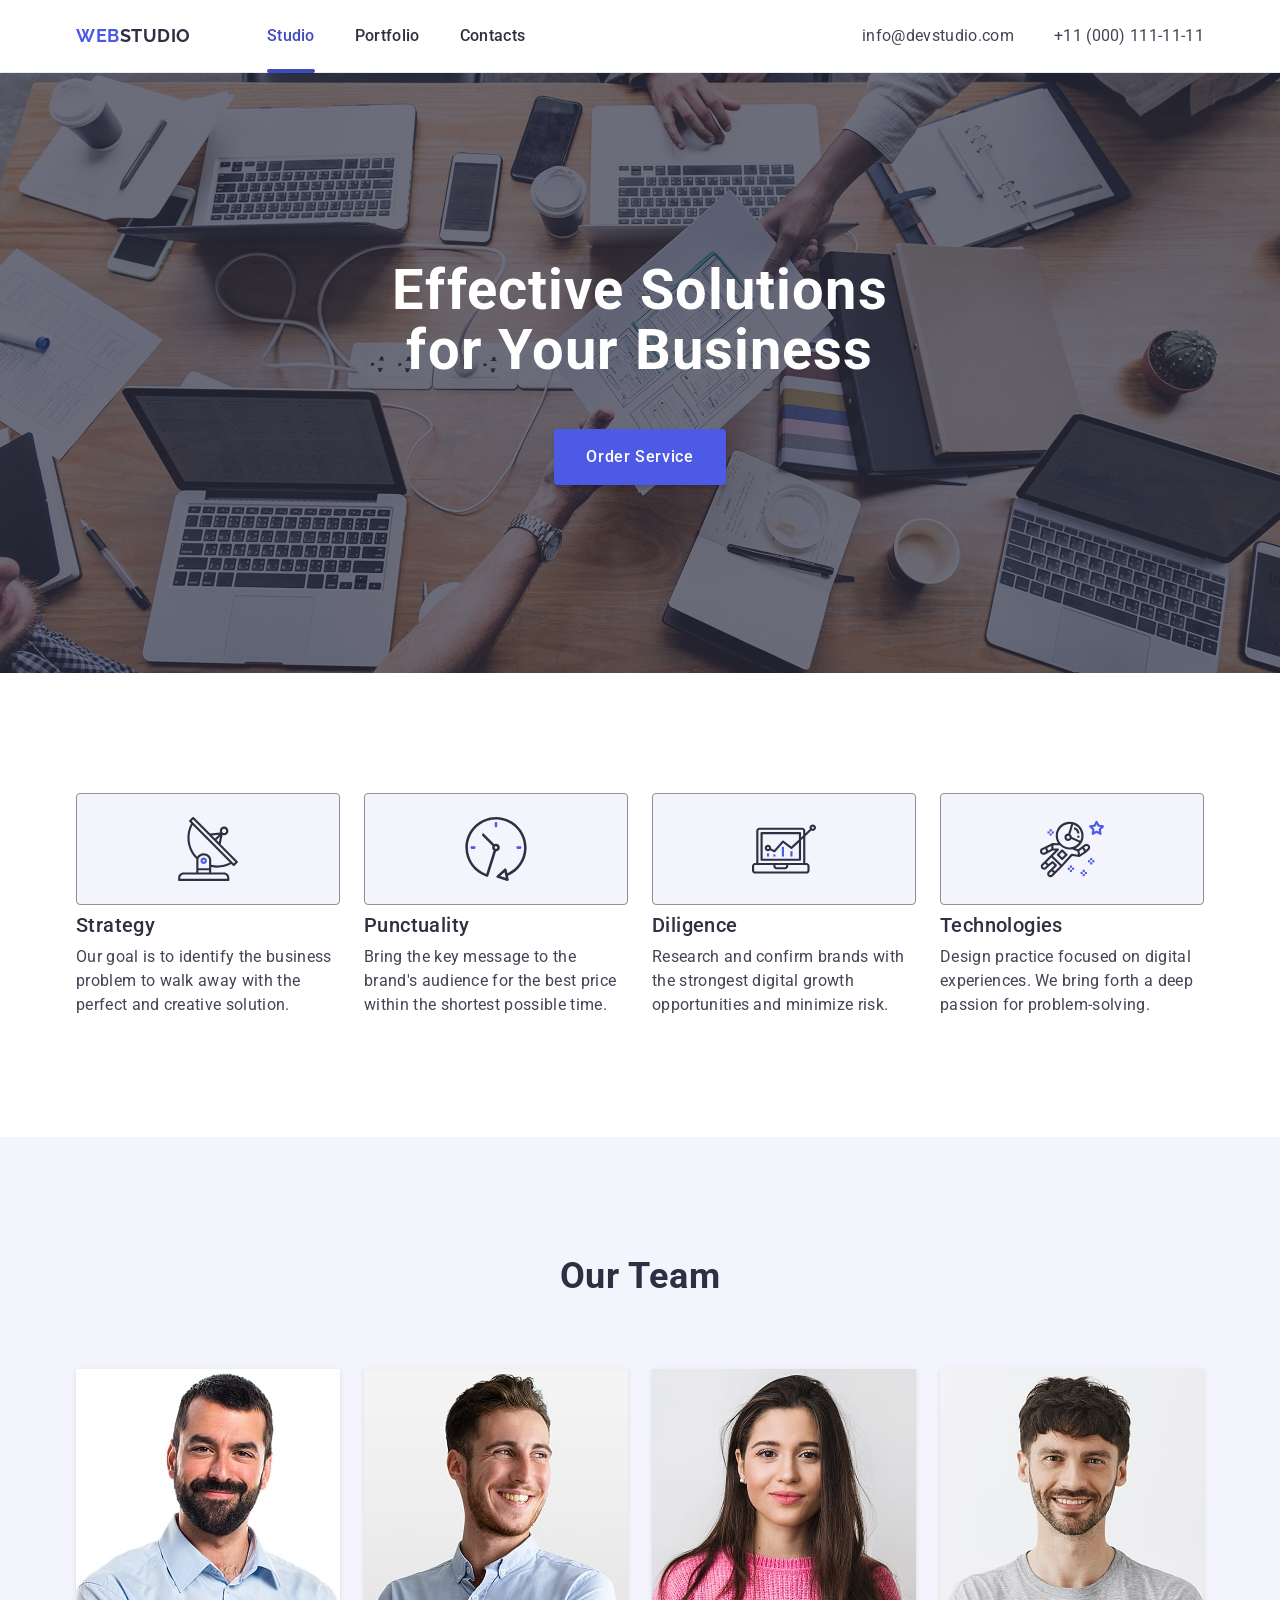
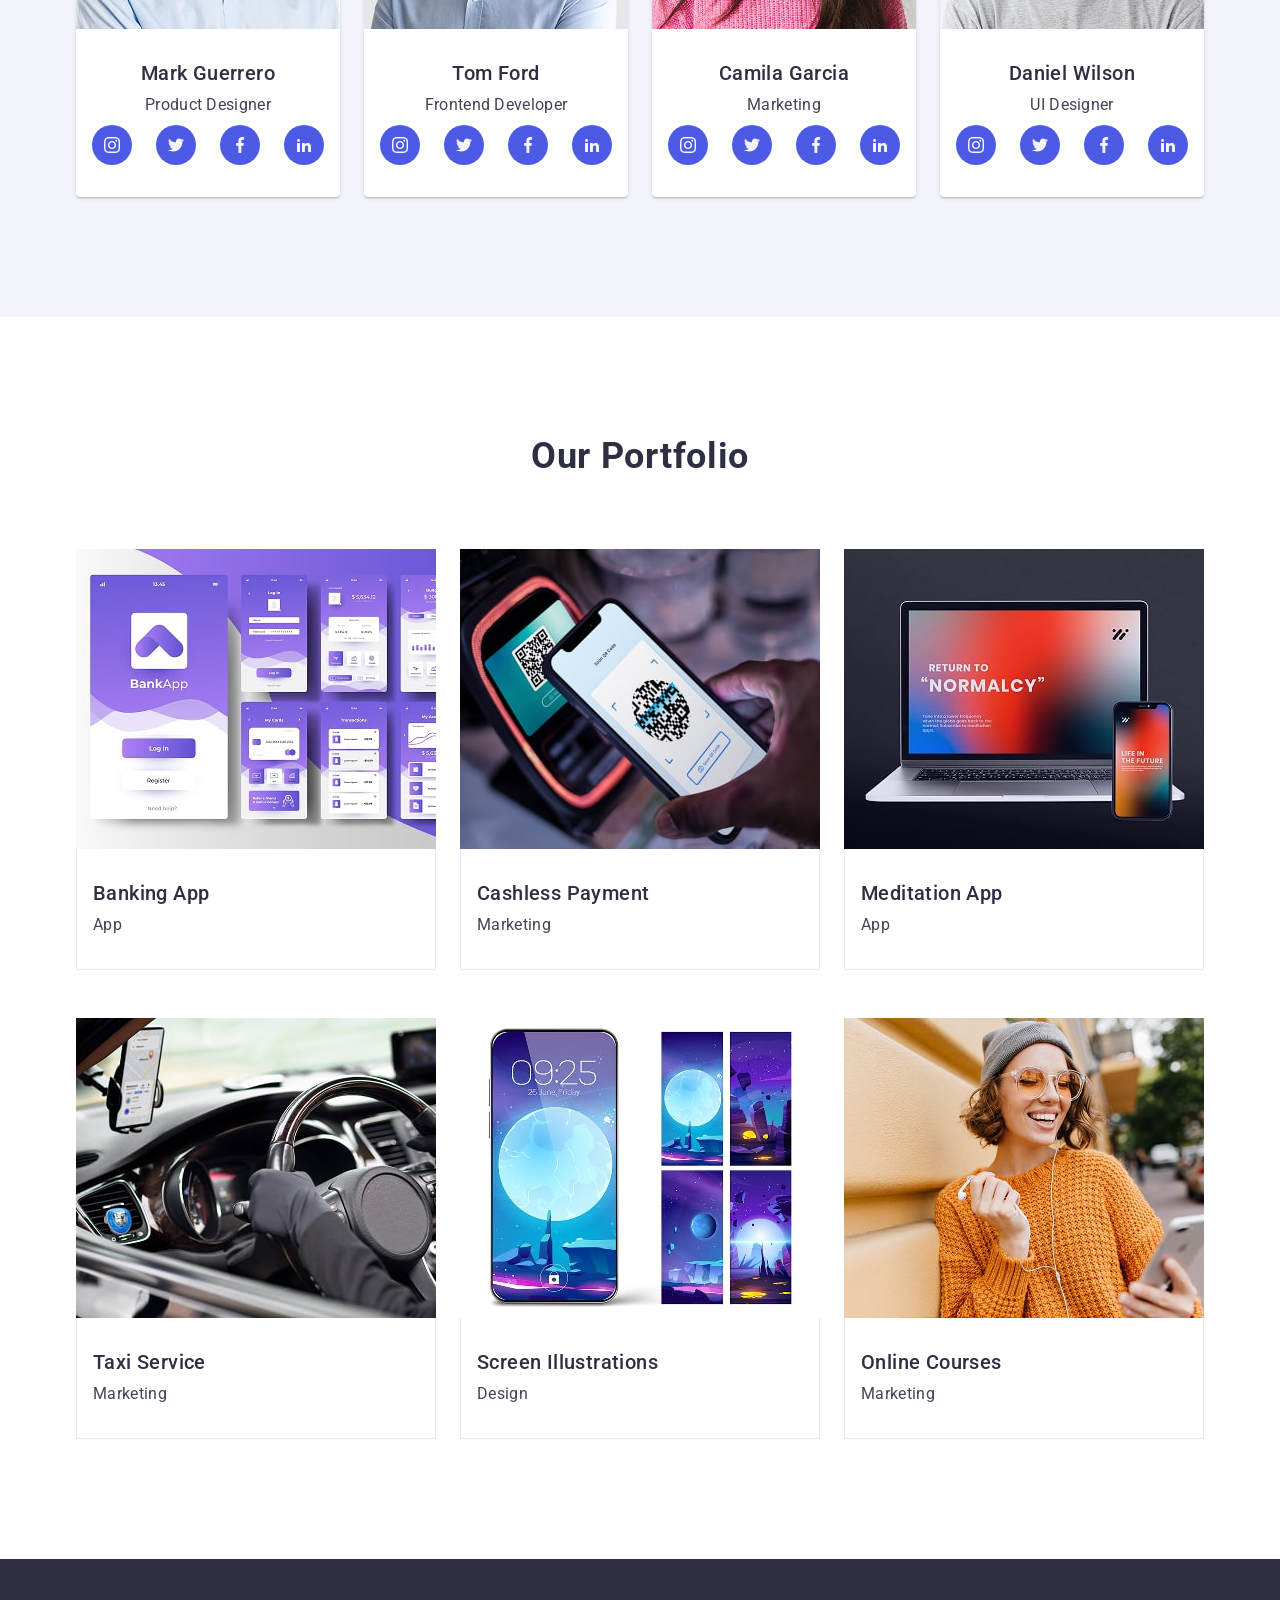
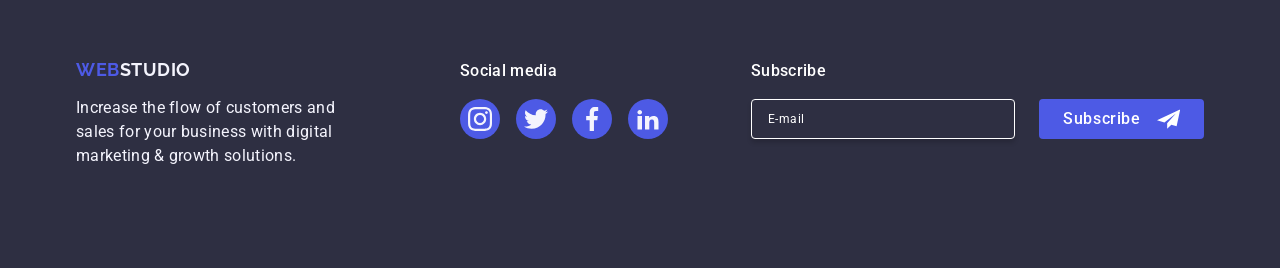
<file: index.html>
<!DOCTYPE html>
<html lang="en">
  <head>
    <meta charset="UTF-8" />
    <meta name="viewport" content="width=device-width, initial-scale=1.0" />
    <title>WebStudio</title>

    <link
      rel="stylesheet"
      href="https://cdnjs.cloudflare.com/ajax/libs/modern-normalize/3.0.1/modern-normalize.min.css"
      integrity="sha512-q6WgHqiHlKyOqslT/lgBgodhd03Wp4BEqKeW6nNtlOY4quzyG3VoQKFrieaCeSnuVseNKRGpGeDU3qPmabCANg=="
      crossorigin="anonymous"
      referrerpolicy="no-referrer"
    />
    <link rel="preconnect" href="https://fonts.googleapis.com" />
    <link rel="preconnect" href="https://fonts.gstatic.com" crossorigin />
    <link
      href="https://fonts.googleapis.com/css2?family=Raleway:wght@700&family=Roboto:wght@400;500;700&display=swap"
      rel="stylesheet"
    />
    <link rel="stylesheet" href="./css/styles.css" />
  </head>
  <body>
    <header class="page-header">
      <div class="container header-container">
        <nav class="header-nav">
          <a class="logo header-logo" href="./index.html"
            >Web<span class="logo-part">Studio</span></a
          >
          <ul class="nav-list">
            <li class="nav-item">
              <a class="nav-link current" href="./index.html">Studio</a>
            </li>
            <li class="nav-item"><a class="nav-link" href="">Portfolio</a></li>
            <li class="nav-item"><a class="nav-link" href="">Contacts</a></li>
          </ul>
        </nav>

        <address class="address">
          <ul class="address-list">
            <li class="address-item">
              <a class="address-link" href="mailto:info@devstudio.com"
                >info@devstudio.com</a
              >
            </li>
            <li class="address-item">
              <a class="address-link" href="tel:+110001111111"
                >+11 (000) 111-11-11</a
              >
            </li>
          </ul>
        </address>

        <button class="burger-btn" type="button" data-menu-open>
          <svg class="burger-icon" width="24" height="24">
            <use href="./images/icons.svg#icon-burger-btn"></use>
          </svg>
        </button>
      </div>

      <div class="mobile-menu" data-menu>
        <div class="container mobile-menu-container">
          <button class="modal-close-btn" data-menu-close>
            <svg class="modal-close-icon" width="8" height="8">
              <use href="./images/icons.svg#icon-close"></use>
            </svg>
          </button>
          <nav class="mob-menu-nav">
            <ul class="mob-menu-nav-list">
              <li class="mob-menu-nav-item">
                <a class="mob-menu-nav-link current" href="./index.html"
                  >Studio</a
                >
              </li>
              <li class="mob-menu-nav-item">
                <a class="mob-menu-nav-link" href="">Portfolio</a>
              </li>
              <li class="mob-menu-nav-item">
                <a class="mob-menu-nav-link" href="">Contacts</a>
              </li>
            </ul>
          </nav>

          <address class="mob-menu-address">
            <ul class="mob-menu-address-list">
              <li class="mob-menu-address-item">
                <a
                  class="mob-menu-address-link"
                  href="mailto:info@devstudio.com"
                  >info@devstudio.com</a
                >
              </li>
              <li class="mob-menu-address-item">
                <a class="mob-menu-address-link" href="tel:+110001111111"
                  >+11 (000) 111-11-11</a
                >
              </li>
            </ul>
          </address>

          <ul class="team-icon-list mobile">
            <li class="team-icon-item">
              <a
                class="team-icon-link"
                href="../images/icons.svg"
                target="_blank"
              >
                <svg class="team-icon" width="16" height="16">
                  <use href="./images/icons.svg#icon-instagram"></use>
                </svg>
              </a>
            </li>
            <li class="team-icon-item">
              <a
                class="team-icon-link"
                href="../images/icons.svg"
                target="_blank"
              >
                <svg class="team-icon" width="16" height="16">
                  <use href="./images/icons.svg#icon-twitter"></use>
                </svg>
              </a>
            </li>
            <li class="team-icon-item">
              <a
                class="team-icon-link"
                href="../images/icons.svg"
                target="_blank"
              >
                <svg class="team-icon" width="16" height="16">
                  <use href="./images/icons.svg#icon-facebook"></use>
                </svg>
              </a>
            </li>
            <li class="team-icon-item">
              <a
                class="team-icon-link"
                href="../images/icons.svg"
                target="_blank"
              >
                <svg class="team-icon" width="16" height="16">
                  <use href="./images/icons.svg#icon-linkedin2"></use>
                </svg>
              </a>
            </li>
          </ul>
        </div>
      </div>
    </header>

    <main>
      <section class="hero">
        <div class="container">
          <h1 class="hero-title">Effective Solutions for Your Business</h1>
          <button data-modal-open class="hero-button" type="button">
            Order Service
          </button>
        </div>
      </section>

      <section class="section advantages">
        <div class="container">
          <h2 class="visually-hidden">Our advantages</h2>
          <ul class="advantages-list">
            <li class="advantages-item">
              <div class="advantages-icon">
                <svg class="advantages-svg" width="64" height="64">
                  <use href="./images/icons.svg#icon-antenna"></use>
                </svg>
              </div>
              <h3 class="subtitle">Strategy</h3>
              <p class="section-text">
                Our goal is to identify the business problem to walk away with
                the perfect and creative solution.
              </p>
            </li>
            <li class="advantages-item">
              <div class="advantages-icon">
                <svg class="advantages-svg" width="64" height="64">
                  <use href="./images/icons.svg#icon-clock"></use>
                </svg>
              </div>
              <h3 class="subtitle">Punctuality</h3>
              <p class="section-text">
                Bring the key message to the brand's audience for the best price
                within the shortest possible time.
              </p>
            </li>
            <li class="advantages-item">
              <div class="advantages-icon">
                <svg class="advantages-svg" width="64" height="64">
                  <use href="./images/icons.svg#icon-diagram"></use>
                </svg>
              </div>
              <h3 class="subtitle">Diligence</h3>
              <p class="section-text">
                Research and confirm brands with the strongest digital growth
                opportunities and minimize risk.
              </p>
            </li>
            <li class="advantages-item">
              <div class="advantages-icon">
                <svg class="advantages-svg" width="64" height="64">
                  <use href="./images/icons.svg#icon-astronaut"></use>
                </svg>
              </div>
              <h3 class="subtitle">Technologies</h3>
              <p class="section-text">
                Design practice focused on digital experiences. We bring forth a
                deep passion for problem-solving.
              </p>
            </li>
          </ul>
        </div>
      </section>

      <section class="section team">
        <div class="container">
          <h2 class="section-title">Our Team</h2>
          <ul class="team-list">
            <li class="team-item">
              <img
                srcset="
                  ./images/team/team-1-min.jpg    1x,
                  ./images/team/team-1@2x-min.jpg 2x
                "
                src="./images/team/img-3.jpg"
                alt="photo Mark"
                width="264"
                height="260"
              />
              <div class="section-content">
                <h3 class="subtitle">Mark Guerrero</h3>
                <p class="section-text team-p">Product Designer</p>
                <ul class="team-icon-list">
                  <li class="team-icon-item">
                    <a
                      class="team-icon-link"
                      href="../images/icons.svg"
                      target="_blank"
                    >
                      <svg class="team-icon" width="16" height="16">
                        <use href="./images/icons.svg#icon-instagram"></use>
                      </svg>
                    </a>
                  </li>
                  <li class="team-icon-item">
                    <a
                      class="team-icon-link"
                      href="../images/icons.svg"
                      target="_blank"
                    >
                      <svg class="team-icon" width="16" height="16">
                        <use href="./images/icons.svg#icon-twitter"></use>
                      </svg>
                    </a>
                  </li>
                  <li class="team-icon-item">
                    <a
                      class="team-icon-link"
                      href="../images/icons.svg"
                      target="_blank"
                    >
                      <svg class="team-icon" width="16" height="16">
                        <use href="./images/icons.svg#icon-facebook"></use>
                      </svg>
                    </a>
                  </li>
                  <li class="team-icon-item">
                    <a
                      class="team-icon-link"
                      href="../images/icons.svg"
                      target="_blank"
                    >
                      <svg class="team-icon" width="16" height="16">
                        <use href="./images/icons.svg#icon-linkedin2"></use>
                      </svg>
                    </a>
                  </li>
                </ul>
              </div>
            </li>
            <li class="team-item">
              <img
                srcset="
                  ./images/team/team-2-min.jpg    1x,
                  ./images/team/team-2@2x-min.jpg 2x
                "
                src="./images/team/img-2.jpg"
                alt="photo Tom"
                width="264"
                height="260"
              />
              <div class="section-content">
                <h3 class="subtitle">Tom Ford</h3>
                <p class="section-text team-p">Frontend Developer</p>
                <ul class="team-icon-list">
                  <li class="team-icon-item">
                    <a
                      class="team-icon-link"
                      href="../images/icons.svg"
                      target="_blank"
                    >
                      <svg class="team-icon" width="16" height="16">
                        <use href="./images/icons.svg#icon-instagram"></use>
                      </svg>
                    </a>
                  </li>
                  <li class="team-icon-item">
                    <a
                      class="team-icon-link"
                      href="../images/icons.svg"
                      target="_blank"
                    >
                      <svg class="team-icon" width="16" height="16">
                        <use href="./images/icons.svg#icon-twitter"></use>
                      </svg>
                    </a>
                  </li>
                  <li class="team-icon-item">
                    <a
                      class="team-icon-link"
                      href="../images/icons.svg"
                      target="_blank"
                    >
                      <svg class="team-icon" width="16" height="16">
                        <use href="./images/icons.svg#icon-facebook"></use>
                      </svg>
                    </a>
                  </li>
                  <li class="team-icon-item">
                    <a
                      class="team-icon-link"
                      href="../images/icons.svg"
                      target="_blank"
                    >
                      <svg class="team-icon" width="16" height="16">
                        <use href="./images/icons.svg#icon-linkedin2"></use>
                      </svg>
                    </a>
                  </li>
                </ul>
              </div>
            </li>
            <li class="team-item">
              <img
                srcset="
                  ./images/team/team-3-min.jpg    1x,
                  ./images/team/team-3@2x-min.jpg 2x
                "
                src="./images/team/img-1.jpg"
                alt="photo Camila"
                width="264"
                height="260"
              />
              <div class="section-content">
                <h3 class="subtitle">Camila Garcia</h3>
                <p class="section-text team-p">Marketing</p>
                <ul class="team-icon-list">
                  <li class="team-icon-item">
                    <a
                      class="team-icon-link"
                      href="../images/icons.svg"
                      target="_blank"
                    >
                      <svg class="team-icon" width="16" height="16">
                        <use href="./images/icons.svg#icon-instagram"></use>
                      </svg>
                    </a>
                  </li>
                  <li class="team-icon-item">
                    <a
                      class="team-icon-link"
                      href="../images/icons.svg"
                      target="_blank"
                    >
                      <svg class="team-icon" width="16" height="16">
                        <use href="./images/icons.svg#icon-twitter"></use>
                      </svg>
                    </a>
                  </li>
                  <li class="team-icon-item">
                    <a
                      class="team-icon-link"
                      href="../images/icons.svg"
                      target="_blank"
                    >
                      <svg class="team-icon" width="16" height="16">
                        <use href="./images/icons.svg#icon-facebook"></use>
                      </svg>
                    </a>
                  </li>
                  <li class="team-icon-item">
                    <a
                      class="team-icon-link"
                      href="../images/icons.svg"
                      target="_blank"
                    >
                      <svg class="team-icon" width="16" height="16">
                        <use href="./images/icons.svg#icon-linkedin2"></use>
                      </svg>
                    </a>
                  </li>
                </ul>
              </div>
            </li>
            <li class="team-item">
              <img
                srcset="
                  ./images/team/team-4-min.jpg    1x,
                  ./images/team/team-4@2x-min.jpg 2x
                "
                src="./images/team/img.jpg"
                alt="photo Daniel"
                width="264"
                height="260"
              />
              <div class="section-content">
                <h3 class="subtitle">Daniel Wilson</h3>
                <p class="section-text team-p">UI Designer</p>
                <ul class="team-icon-list">
                  <li class="team-icon-item">
                    <a
                      class="team-icon-link"
                      href="../images/icons.svg"
                      target="_blank"
                    >
                      <svg class="team-icon" width="16" height="16">
                        <use href="./images/icons.svg#icon-instagram"></use>
                      </svg>
                    </a>
                  </li>
                  <li class="team-icon-item">
                    <a
                      class="team-icon-link"
                      href="../images/icons.svg"
                      target="_blank"
                    >
                      <svg class="team-icon" width="16" height="16">
                        <use href="./images/icons.svg#icon-twitter"></use>
                      </svg>
                    </a>
                  </li>
                  <li class="team-icon-item">
                    <a
                      class="team-icon-link"
                      href="../images/icons.svg"
                      target="_blank"
                    >
                      <svg class="team-icon" width="16" height="16">
                        <use href="./images/icons.svg#icon-facebook"></use>
                      </svg>
                    </a>
                  </li>
                  <li class="team-icon-item">
                    <a
                      class="team-icon-link"
                      href="../images/icons.svg"
                      target="_blank"
                    >
                      <svg class="team-icon" width="16" height="16">
                        <use href="./images/icons.svg#icon-linkedin2"></use>
                      </svg>
                    </a>
                  </li>
                </ul>
              </div>
            </li>
          </ul>
        </div>
      </section>

      <section class="section portfolio">
        <div class="container">
          <h2 class="section-title">Our Portfolio</h2>
          <ul class="portfolio-list">
            <li class="portfolio-item">
              <div class="thumb">
                <picture>
                  <source
                    media="(min-width: 1158px)"
                    srcset="
                      ./images/portfolio/portfol-desk-1-min.jpg    1x,
                      ./images/portfolio/portfol-desk-1@2x-min.jpg 2x
                    "
                  />
                  <source
                    media="(min-width: 768px)"
                    srcset="
                      ./images/portfolio/portfol-tab-1-min.jpg    1x,
                      ./images/portfolio/portfol-tab-1@2x-min.jpg 2x
                    "
                  />
                  <source
                    media="(max-width: 768px)"
                    srcset="
                      ./images/portfolio/portfol-mob-1-min.jpg    1x,
                      ./images/portfolio/portfol-mob-1@2x-min.jpg 2x
                    "
                  />
                  <img
                    class="portfolio-img"
                    src="./images/portfolio/portfol-desk-1-min.jpg"
                    alt="bankapp"
                    width="360"
                    height="300"
                  />
                </picture>

                <p class="overlay">
                  14 Stylish and User-Friendly App Design Concepts · Task
                  Manager App · Calorie Tracker App · Exotic Fruit Ecommerce App
                  · Cloud Storage App
                </p>
              </div>
              <div class="section-content">
                <h3 class="subtitle">Banking App</h3>
                <p class="section-text">App</p>
              </div>
            </li>
            <li class="portfolio-item">
              <div class="thumb">
                <picture>
                  <source
                    media="(min-width: 1158px)"
                    srcset="
                      ./images/portfolio/portfol-desk-2-min.jpg    1x,
                      ./images/portfolio/portfol-desk-2@2x-min.jpg 2x
                    "
                  />
                  <source
                    media="(min-width: 768px)"
                    srcset="
                      ./images/portfolio/portfol-tab-2-min.jpg    1x,
                      ./images/portfolio/portfol-tab-2@2x-min.jpg 2x
                    "
                  />
                  <source
                    media="(max-width: 768px)"
                    srcset="
                      ./images/portfolio/portfol-mob-2-min.jpg    1x,
                      ./images/portfolio/portfol-mob-2@2x-min.jpg 2x
                    "
                  />
                  <img
                    class="portfolio-img"
                    src="./images/portfolio/portfol-desk-2-min.jpg"
                    alt="Cashless Payment"
                    width="360"
                    height="300"
                  />
                </picture>

                <p class="overlay">
                  14 Stylish and User-Friendly App Design Concepts · Task
                  Manager App · Calorie Tracker App · Exotic Fruit Ecommerce App
                  · Cloud Storage App
                </p>
              </div>
              <div class="section-content">
                <h3 class="subtitle">Cashless Payment</h3>
                <p class="section-text">Marketing</p>
              </div>
            </li>
            <li class="portfolio-item">
              <div class="thumb">
                <picture>
                  <source
                    media="(min-width: 1158px)"
                    srcset="
                      ./images/portfolio/portfol-desk-3-min.jpg    1x,
                      ./images/portfolio/portfol-desk-3@2x-min.jpg 2x
                    "
                  />
                  <source
                    media="(min-width: 768px)"
                    srcset="
                      ./images/portfolio/portfol-tab-3-min.jpg    1x,
                      ./images/portfolio/portfol-tab-3@2x-min.jpg 2x
                    "
                  />
                  <source
                    media="(max-width: 768px)"
                    srcset="
                      ./images/portfolio/portfol-mob-3-min.jpg    1x,
                      ./images/portfolio/portfol-mob-3@2x-min.jpg 2x
                    "
                  />
                  <img
                    class="portfolio-img"
                    src="./images/portfolio/portfol-desk-3-min.jpg"
                    alt="Meditation App"
                    width="360"
                    height="300"
                  />
                </picture>

                <p class="overlay">
                  14 Stylish and User-Friendly App Design Concepts · Task
                  Manager App · Calorie Tracker App · Exotic Fruit Ecommerce App
                  · Cloud Storage App
                </p>
              </div>
              <div class="section-content">
                <h3 class="subtitle">Meditation App</h3>
                <p class="section-text">App</p>
              </div>
            </li>
            <li class="portfolio-item">
              <div class="thumb">
                <picture>
                  <source
                    media="(min-width: 1158px)"
                    srcset="
                      ./images/portfolio/portfol-desk-4-min.jpg    1x,
                      ./images/portfolio/portfol-desk-4@2x-min.jpg 2x
                    "
                  />
                  <source
                    media="(min-width: 768px)"
                    srcset="
                      ./images/portfolio/portfol-tab-4-min.jpg    1x,
                      ./images/portfolio/portfol-tab-4@2x-min.jpg 2x
                    "
                  />
                  <source
                    media="(max-width: 768px)"
                    srcset="
                      ./images/portfolio/portfol-mob-4-min.jpg    1x,
                      ./images/portfolio/portfol-mob-4@2x-min.jpg 2x
                    "
                  />
                  <img
                    class="portfolio-img"
                    src="./images/portfolio/portfol-desk-4-min.jpg"
                    alt="Taxi Service"
                    width="360"
                    height="300"
                  />
                </picture>

                <p class="overlay">
                  14 Stylish and User-Friendly App Design Concepts · Task
                  Manager App · Calorie Tracker App · Exotic Fruit Ecommerce App
                  · Cloud Storage App
                </p>
              </div>
              <div class="section-content">
                <h3 class="subtitle">Taxi Service</h3>
                <p class="section-text">Marketing</p>
              </div>
            </li>
            <li class="portfolio-item">
              <div class="thumb">
                <picture>
                  <source
                    media="(min-width: 1158px)"
                    srcset="
                      ./images/portfolio/portfol-desk-5-min.jpg    1x,
                      ./images/portfolio/portfol-desk-5@2x-min.jpg 2x
                    "
                  />
                  <source
                    media="(min-width: 768px)"
                    srcset="
                      ./images/portfolio/portfol-tab-5-min.jpg    1x,
                      ./images/portfolio/portfol-tab-5@2x-min.jpg 2x
                    "
                  />
                  <source
                    media="(max-width: 768px)"
                    srcset="
                      ./images/portfolio/portfol-mob-5-min.jpg    1x,
                      ./images/portfolio/portfol-mob-5@2x-min.jpg 2x
                    "
                  />
                  <img
                    class="portfolio-img"
                    src="./images/portfolio/portfol-desk-5-min.jpg"
                    alt="Screen Illustrations"
                    width="360"
                    height="300"
                  />
                </picture>

                <p class="overlay">
                  14 Stylish and User-Friendly App Design Concepts · Task
                  Manager App · Calorie Tracker App · Exotic Fruit Ecommerce App
                  · Cloud Storage App
                </p>
              </div>
              <div class="section-content">
                <h3 class="subtitle">Screen Illustrations</h3>
                <p class="section-text">Design</p>
              </div>
            </li>
            <li class="portfolio-item">
              <div class="thumb">
                <picture>
                  <source
                    media="(min-width: 1158px)"
                    srcset="
                      ./images/portfolio/portfol-desk-6-min.jpg    1x,
                      ./images/portfolio/portfol-desk-6@2x-min.jpg 2x
                    "
                  />
                  <source
                    media="(min-width: 768px)"
                    srcset="
                      ./images/portfolio/portfol-tab-6-min.jpg    1x,
                      ./images/portfolio/portfol-tab-6@2x-min.jpg 2x
                    "
                  />
                  <source
                    media="(max-width: 768px)"
                    srcset="
                      ./images/portfolio/portfol-mob-6-min.jpg    1x,
                      ./images/portfolio/portfol-mob-6@2x-min.jpg 2x
                    "
                  />
                  <img
                    class="portfolio-img"
                    src="./images/portfolio/portfol-desk-6-min.jpg"
                    alt="Online Courses"
                    width="360"
                    height="300"
                  />
                </picture>

                <p class="overlay">
                  14 Stylish and User-Friendly App Design Concepts · Task
                  Manager App · Calorie Tracker App · Exotic Fruit Ecommerce App
                  · Cloud Storage App
                </p>
              </div>
              <div class="section-content">
                <h3 class="subtitle">Online Courses</h3>
                <p class="section-text">Marketing</p>
              </div>
            </li>
          </ul>
        </div>
      </section>
    </main>
    <footer class="page-footer">
      <div class="container">
        <div class="footer-logo-text">
          <a class="logo footer-logo" href="./index.html"
            >Web<span class="logo-part">Studio</span></a
          >
          <p class="footer-text">
            Increase the flow of customers and sales for your business with
            digital marketing & growth solutions.
          </p>
        </div>
        <div class="footer-social">
          <p class="footer-social-p">Social media</p>
          <ul class="footer-icon-list">
            <li class="footer-icon-item">
              <a
                class="team-icon-link footer"
                href="../images/icons.svg"
                target="_blank"
              >
                <svg class="team-icon" width="24" height="24">
                  <use href="./images/icons.svg#icon-instagram"></use>
                </svg>
              </a>
            </li>
            <li class="footer-icon-item">
              <a
                class="team-icon-link footer"
                href="../images/icons.svg"
                target="_blank"
              >
                <svg class="team-icon" width="24" height="24">
                  <use href="./images/icons.svg#icon-twitter"></use>
                </svg>
              </a>
            </li>
            <li class="footer-icon-item">
              <a
                class="team-icon-link footer"
                href="../images/icons.svg"
                target="_blank"
              >
                <svg class="team-icon" width="24" height="24">
                  <use href="./images/icons.svg#icon-facebook"></use>
                </svg>
              </a>
            </li>
            <li class="footer-icon-item">
              <a
                class="team-icon-link footer"
                href="../images/icons.svg"
                target="_blank"
              >
                <svg class="team-icon" width="24" height="24">
                  <use href="./images/icons.svg#icon-linkedin2"></use>
                </svg>
              </a>
            </li>
          </ul>
        </div>

        <div class="footer-form">
          <p class="footer-social-p">Subscribe</p>
          <form class="form-footer">
            <label class="form-footer-label" for="footer-input-email">
              <input
                class="form-footer-input"
                name="input-email"
                id="footer-input-email"
                type="email"
                placeholder="E-mail"
              />
            </label>
            <button class="footer-btn" type="submit">
              Subscribe
              <svg class="footer-send" width="24" height="24">
                <use href="./images/icons.svg#icon-send"></use>
              </svg>
            </button>
          </form>
        </div>
      </div>
    </footer>

    <div class="backdrop" data-modal>
      <div class="modal">
        <button type="button" class="modal-close-btn" data-modal-close>
          <svg class="modal-close-icon" width="8" height="8">
            <use href="./images/icons.svg#icon-close"></use>
          </svg>
        </button>
        <p class="form-title">Leave your contacts and we will call you back</p>
        <form class="modal-form">
          <div class="form-field-modal">
            <label class="form-label" for="user-name">Name</label>
            <div class="input-wrapper">
              <input
                class="form-input"
                name="user-name"
                id="user-name"
                type="text"
              />
              <svg class="form-icon" width="18" height="24">
                <use href="./images/icons.svg#icon-person"></use>
              </svg>
            </div>
          </div>
          <div class="form-field-modal">
            <label class="form-label" for="input-phone">Phone</label>
            <div class="input-wrapper">
              <input
                class="form-input"
                name="input-phone"
                id="input-phone"
                type="text"
              />
              <svg class="form-icon" width="18" height="24">
                <use href="./images/icons.svg#icon-phone"></use>
              </svg>
            </div>
          </div>
          <div class="form-field-modal">
            <label class="form-label" for="input-email">Email</label>
            <div class="input-wrapper">
              <input
                class="form-input"
                name="input-email"
                id="input-email"
                type="email"
              />
              <svg class="form-icon" width="18" height="24">
                <use href="./images/icons.svg#icon-email"></use>
              </svg>
            </div>
          </div>
          <div class="form-field-modal last-textarea">
            <label class="form-label" for="user-comment">Comment</label>
            <textarea
              class="form-textarea"
              name="user-comment"
              placeholder="Text input"
              id="user-comment"
            ></textarea>
          </div>
          <div class="form-field-modal checkbox">
            <input
              class="modal-check visually-hidden"
              type="checkbox"
              name="user-privacy"
              id="user-privacy"
              value="true"
            />
            <label class="check-text" for="user-privacy">
              <span class="check-element">
                <svg class="check-icon" width="10" height="8">
                  <use href="./images/icons.svg#icon-chek"></use>
                </svg>
              </span>
              <span class="chech-label-text">
                I accept the terms and conditions of the
                <a class="check-text-link" href="">Privacy Policy</a>
              </span></label
            >
          </div>
          <button class="form-btn" type="submit">Send</button>
        </form>
      </div>
    </div>
    <script src="./js/modal.js"></script>
    <script src="./js/modal-menu.js"></script>
  </body>
</html>
</file>
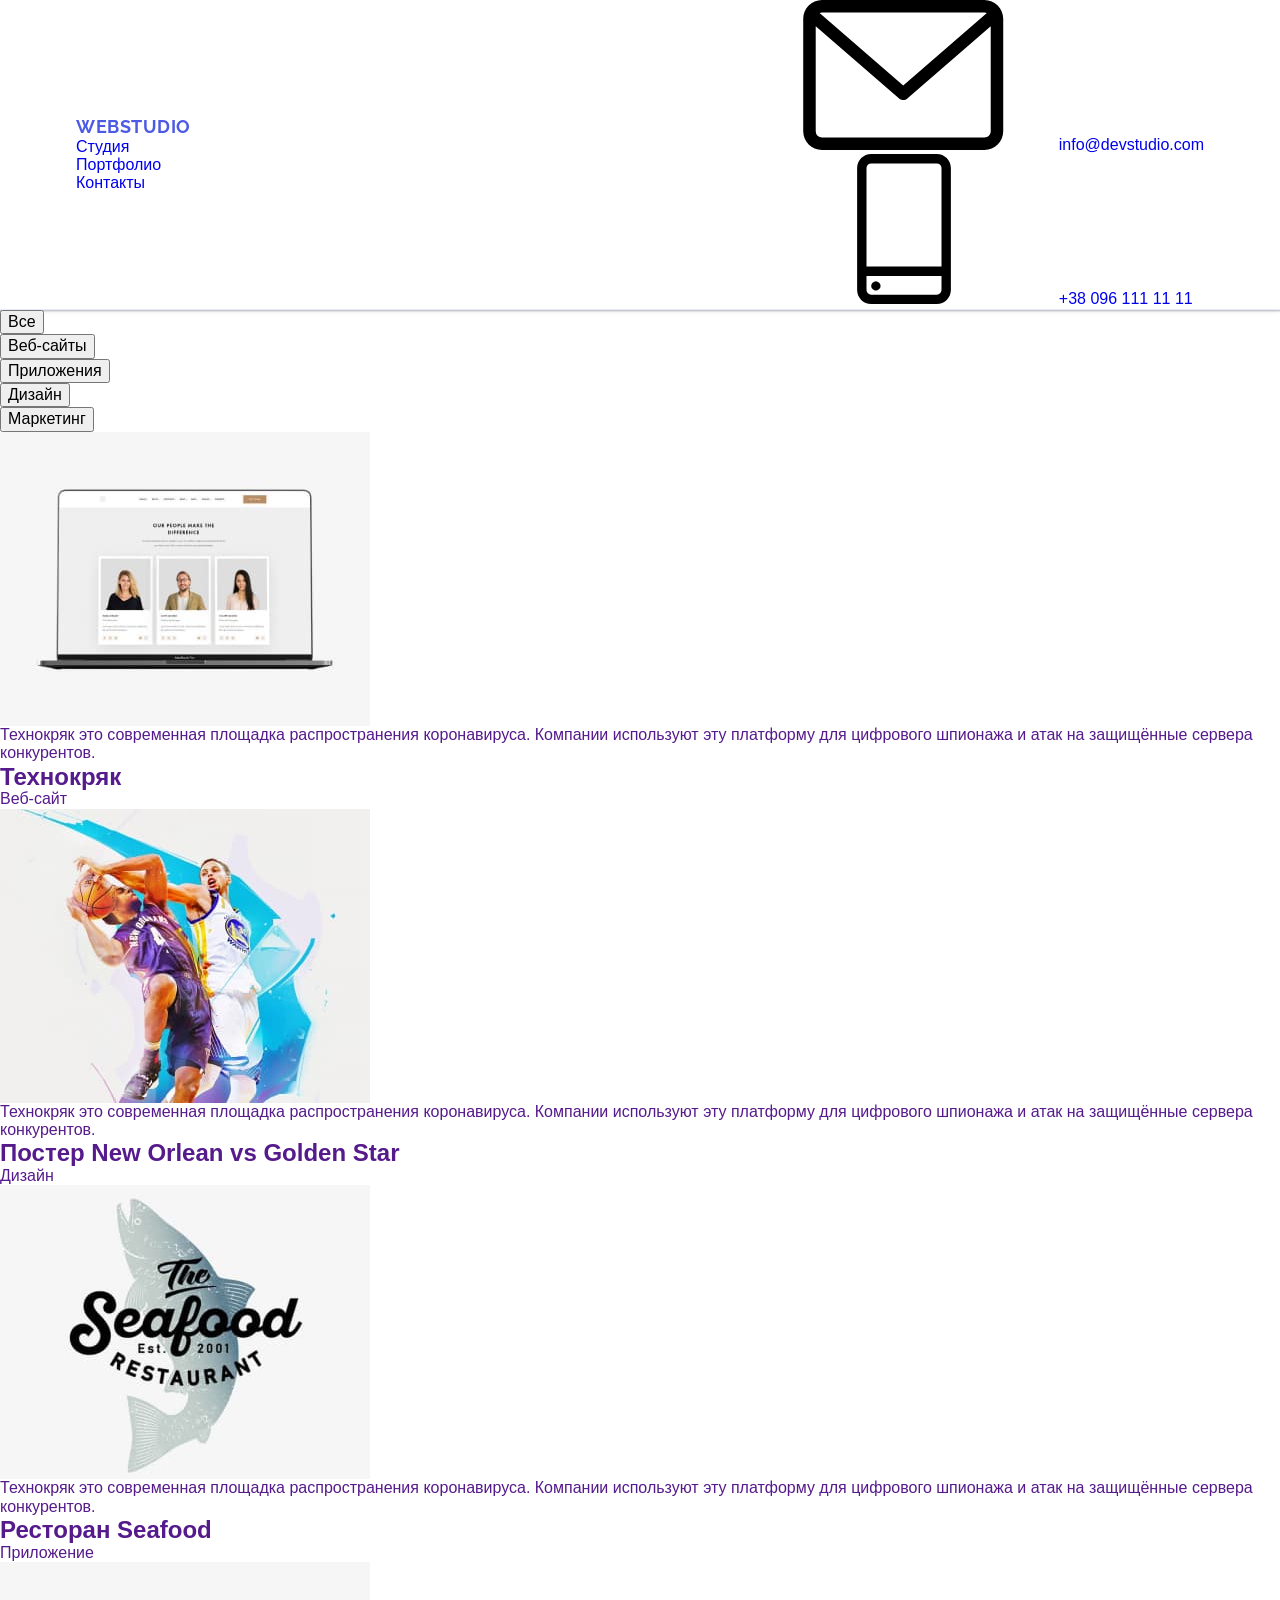
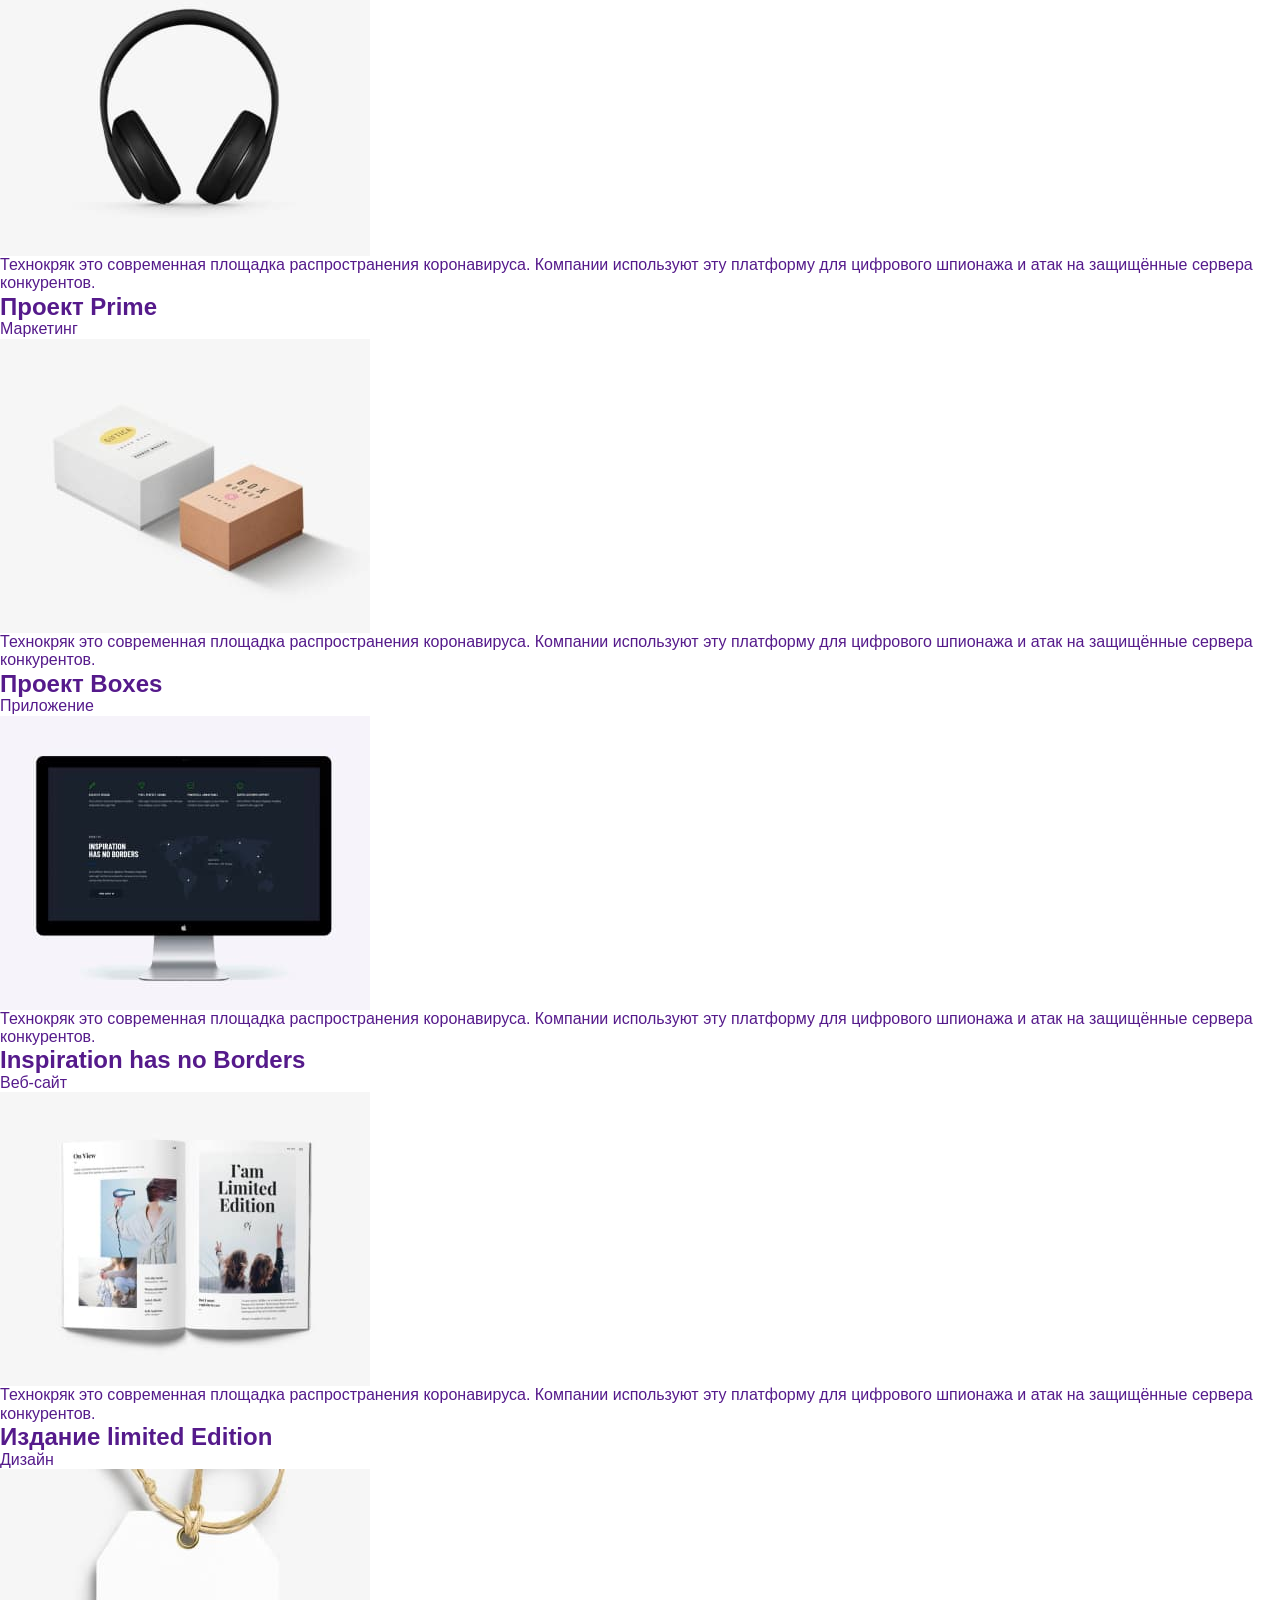
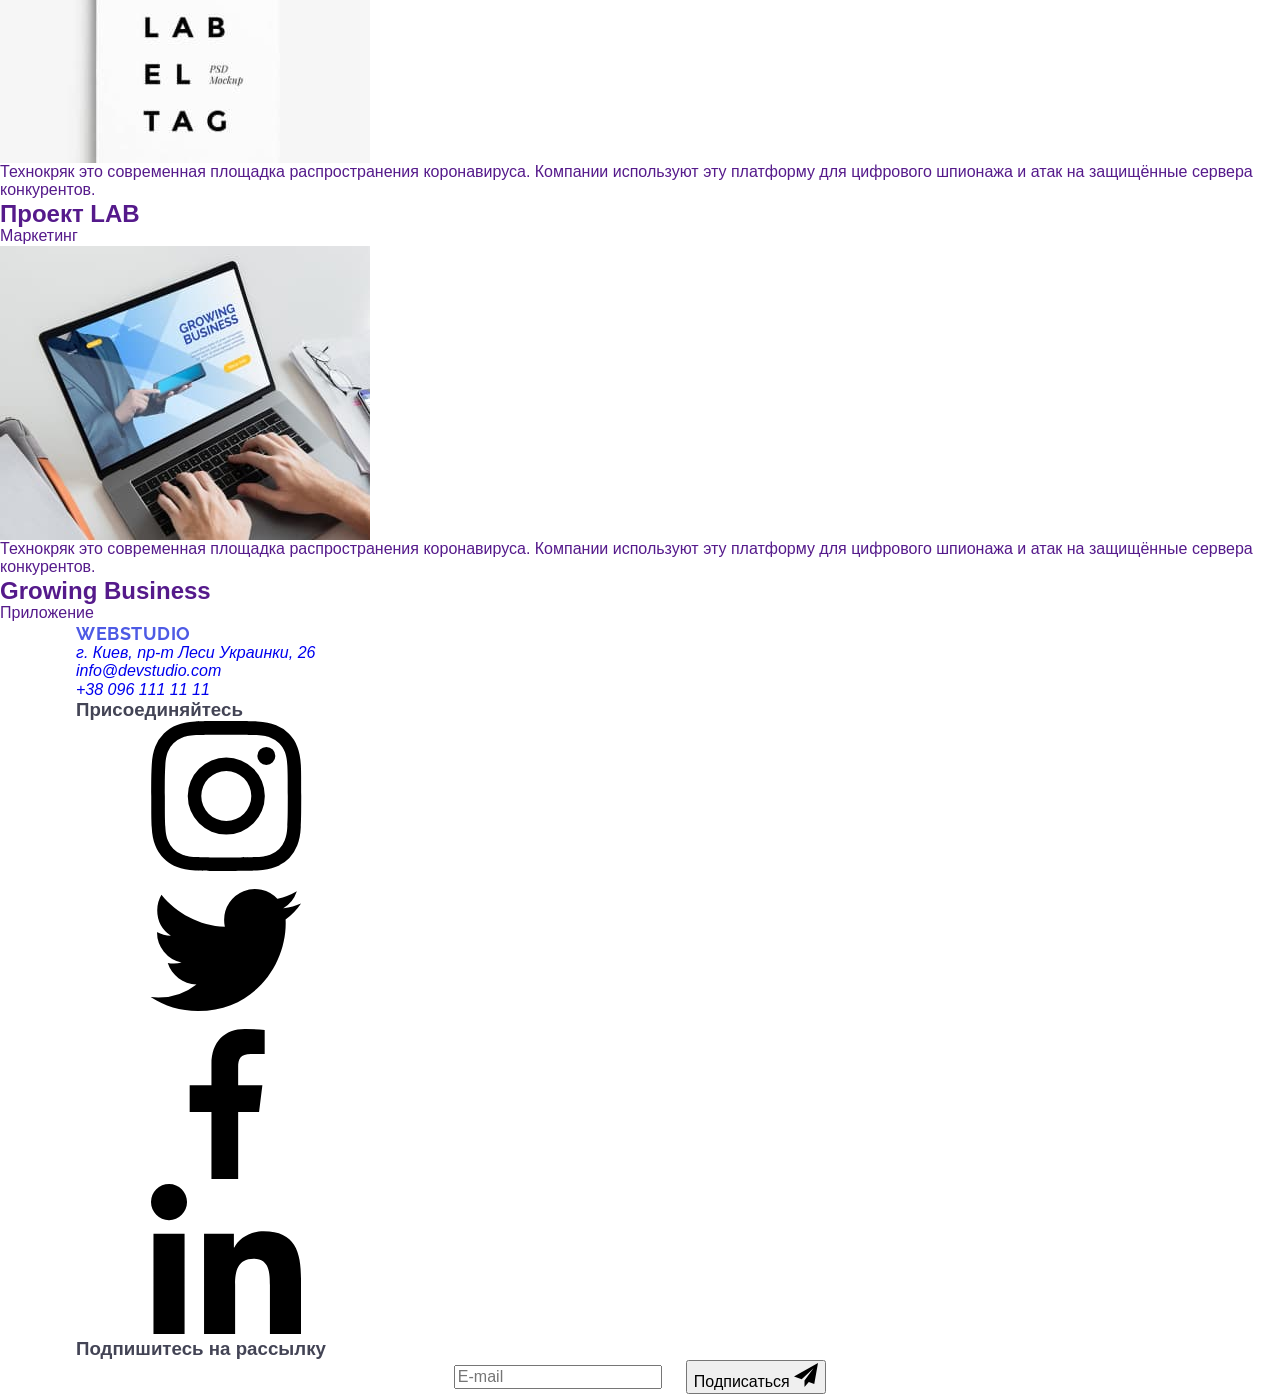
<file: portfolio.html>
<!DOCTYPE html>
<html lang="ru">
<head>
    <meta charset="UTF-8">
    <meta name="viewport" content="width=device-width, initial-scale=1.0">
    <title>Портфолио</title>
    <link href="https://fonts.googleapis.com/css2?family=Raleway:wght@700&display=swap" rel="stylesheet">
    <link rel="stylesheet" href="https://cdnjs.cloudflare.com/ajax/libs/modern-normalize/1.0.0/modern-normalize.min.css" />
    <link rel="stylesheet" href="./css/styles.css">
</head>

<body>
<!-- шапка сайта -->

<header class="page-header">
    <div class="container header-container">
        <nav class="navigation">
            <a href="./index.html" class="logo"> Web<span class="logo-studio">Studio</span></a>
        
            <ul class="list site-nav">
                <li class="item"><a href="./index.html" class="link">Студия</a></li>
                <li class="item"><a href="./portfolio.html" class="link current">Портфолио</a></li>
                <li class="item"><a href="#contacts" class="link">Контакты</a></li>
            </ul>
        </nav>
        
        <ul class="list auth-nav">
            <li class="item"><a href="mailto:info@devstudio.com" class="link link-mail">
                    <svg class="email-icon">
                        <use href="./images/icons/sprite.svg#icon-envelope"></use>
                    </svg>
                    info@devstudio.com</a></li>
            <li class="item"><a href="tel:+380961111111" class="link link-tell">
                    <svg class="tell-icon">
                        <use href="./images/icons/sprite.svg#icon-smartphone"></use>
                    </svg>
                    +38 096 111 11 11</a></li>
        </ul>        
    </div>
        
</header>

<main>
    <div class="progect-container">
        <div class="filtr">
            <ul class="list nav-progect">
                <li class="item"><button class="btn-filtr" type="button">Все</button></li>
                <li class="item"><button class="btn-filtr" type="button">Веб-сайты</button></li>
                <li class="item"><button class="btn-filtr" type="button">Приложения</button></li>
                <li class="item"><button class="btn-filtr" type="button">Дизайн</button></li>
                <li class="item"><button class="btn-filtr" type="button">Маркетинг</button></li>
            </ul>
        </div>
        
        <section>
            <h1 class="visually-hidden">Проекты</h1>
            <ul class="list progect-set">
                <li class="progect-item">
                    <a href="" class="link progect-link">
                        <div class="thumb-progect">
                            <img src="./images/portfolio/tehnokrak.jpg" alt="Технокряк" width="370" height="294">
                            <p class="progect-p">Технокряк это современная площадка распространения коронавируса. Компании используют эту платформу для цифрового
                            шпионажа и атак на защищённые сервера конкурентов.</p>                                
                        </div>
                        <div class="progect-content">
                            <h2 class="projects">Технокряк</h2>
                            <p class="progect-position">Веб-сайт</p>
                        </div>
                    </a>
        
                </li>
                <li class="progect-item">
                    <a href="" class="link progect-link">
                        <div class="thumb-progect">
                          <img src="./images/portfolio/poster.jpg" alt="Постер" width="370">
                          <p class="progect-p">Технокряк это современная площадка распространения коронавируса. Компании используют эту платформу
                            для цифрового шпионажа и атак на защищённые сервера конкурентов.</p>
                        </div>
                        <div class="progect-content">
                         <h2 class="projects">Постер New Orlean vs Golden Star</h2>
                         <p class="progect-position">Дизайн</p>
                        </div>
                    </a>
        
                </li>
                <li class="progect-item">
                    <a href="" class="link progect-link">
                        <div class="thumb-progect">
                          <img src="./images/portfolio/restoran.jpg" alt="Ресторан" width="370">
                          <p class="progect-p">Технокряк это современная площадка распространения коронавируса. Компании используют эту платформу
                            для цифрового шпионажа и атак на защищённые сервера конкурентов.</p>
                        </div>
                        <div class="progect-content">
                         <h2 class="projects">Ресторан Seafood</h2>
                         <p class="progect-position">Приложение</p>
                        </div>
                    </a>
        
                </li>
                <li class="progect-item">
                    <a href="" class="link progect-link">
                        <div class="thumb-progect">
                          <img src="./images/portfolio/prime.jpg" alt="Проект Прайм" width="370">
                          <p class="progect-p">Технокряк это современная площадка распространения коронавируса. Компании используют эту платформу
                            для цифрового шпионажа и атак на защищённые сервера конкурентов.</p>
                        </div>
                        <div class="progect-content">
                         <h2 class="projects">Проект Prime</h2>
                         <p class="progect-position">Маркетинг</p>
                        </div>
                    </a>
        
                </li>
                <li class="progect-item">
                    <a href="" class="link progect-link">
                        <div class="thumb-progect">
                          <img src="./images/portfolio/boxes.jpg" alt="проект боксес" width="370">
                          <p class="progect-p">Технокряк это современная площадка распространения коронавируса. Компании используют эту платформу
                            для цифрового шпионажа и атак на защищённые сервера конкурентов.</p>
                        </div>
                        <div class="progect-content">   
                         <h2 class="projects">Проект Boxes</h2>
                         <p class="progect-position">Приложение</p>
                        </div>
                    </a>
        
                </li>
                <li class="progect-item">
                    <a href="" class="link progect-link">
                        <div class="thumb-progect">
                          <img src="./images/portfolio/inspiration.jpg" alt="Инсперейшн" width="370">
                          <p class="progect-p">Технокряк это современная площадка распространения коронавируса. Компании используют эту платформу
                            для цифрового шпионажа и атак на защищённые сервера конкурентов.</p>
                        </div>
                        <div class="progect-content">
                         <h2 class="projects">Inspiration has no Borders</h2>
                         <p class="progect-position">Веб-сайт</p>
                        </div>
                    </a>
        
                </li>
                <li class="progect-item">
                    <a href="" class="link progect-link">
                        <div class="thumb-progect">
                          <img src="./images/portfolio/izdanie.jpg" alt="Издание" width="370">
                          <p class="progect-p">Технокряк это современная площадка распространения коронавируса. Компании используют эту платформу
                            для цифрового шпионажа и атак на защищённые сервера конкурентов.</p>
                        </div>
                        <div class="progect-content">
                         <h2 class="projects">Издание limited Edition</h2>
                         <p class="progect-position">Дизайн</p>
                        </div>
                    </a>
        
                </li>
                <li class="progect-item">
                    <a href="" class="link progect-link">
                        <div class="thumb-progect">
                          <img src="./images/portfolio/lab.jpg" alt="Проект Лаб" width="370" >
                          <p class="progect-p">Технокряк это современная площадка распространения коронавируса. Компании используют эту платформу
                            для цифрового шпионажа и атак на защищённые сервера конкурентов.</p>
                        </div>
                        <div class="progect-content">
                         <h2 class="projects">Проект LAB</h2>
                         <p class="progect-position">Маркетинг</p>
                        </div>
                    </a>
        
                </li>
                <li class="progect-item">
                    <a href="" class="link progect-link">
                        <div class="thumb-progect">
                          <img src="./images/portfolio/business.jpg" alt="Растущий бизнес" width="370">
                          <p class="progect-p">Технокряк это современная площадка распространения коронавируса. Компании используют эту платформу
                            для цифрового шпионажа и атак на защищённые сервера конкурентов.</p>
                        </div>
                        <div class="progect-content">
                         <h2 class="projects">Growing Business</h2>
                         <p class="progect-position">Приложение</p>
                        </div>
                    </a>
        
                </li>
            </ul>
        
        
        </section>

    </div>
    
</main>

<!--подвал страницы-->
    <footer class="dark-bg">
        <div class="container">
            <div class="container-footer">
             <div class="contact-footer">
                <a href="./index.html" class="logo"> Web<span class="logofooter-studio">Studio</span></a>
                <address id="contacts">
                    <ul class="list addres">
                        <li class="addres-item"><a href="https://goo.gl/maps/w4ZzttCR3XMQxua66" class="link addres-style"
                                target="_blank" rel="noopener noreferer">г.
                                Киев, пр-т Леси Украинки, 26</a></li>
                        <li class="addres-item"><a href="mailto:info@devstudio.com"
                                class="link addres-contact">info@devstudio.com</a></li>
                        <li class="addres-item"><a href="tel:+380961111111" class="link addres-contact">+38 096 111 11
                                11</a></li>
                    </ul>
                </address>
                </div>
              <div class="footer-social">
                <h3 class="details-title">Присоединяйтесь</h3>
                <ul class="list social-icons">
                    <li class="social-icons-item">
                        <a class="social-icons-linkfooter" href="https://instagram.com/" target="_blank"
                            rel="noopener noreferer" aria-label="Instagram">
                            <svg class="social-icon-footer">
                                <use href="./images/icons/sprite.svg#icon-instagram"></use>
                            </svg>
                        </a>
                    </li>
                    <li class="social-icons-item">
                        <a class="social-icons-linkfooter" href="https://twitter.com/" target="_blank"
                            rel="noopener noreferer" aria-label="Instagram">
                            <svg class="social-icon-footer">
                                <use href="./images/icons/sprite.svg#icon-twitter"></use>
                            </svg>
                        </a>
                    </li>
                    <li class="social-icons-item">
                        <a class="social-icons-linkfooter" href="https://facebook.com/" target="_blank"
                            rel="noopener noreferer" aria-label="Instagram">
                            <svg class="social-icon-footer">
                                <use href="./images/icons/sprite.svg#icon-facebook"></use>
                            </svg>
                        </a>
                    </li>
                    <li class="social-icons-item">
                        <a class="social-icons-linkfooter" href="https://linkedin.com/" target="_blank"
                            rel="noopener noreferer" aria-label="Instagram">
                            <svg class="social-icon-footer">
                                <use href="./images/icons/sprite.svg#icon-linkedin"></use>
                            </svg>
                        </a>
                    </li>
                </ul>
                 </div>
    
                <div class="footer-mail">
                <h3 class="details-title">Подпишитесь на рассылку</h3>
                    <div class="email-footer">
                    <form class="form-footer">
                        <input type="email" name="email" placeholder="E-mail">
                        <button class="btn-email" type="submit">Подписаться
                            <svg class="btn-icon" width="24" height="24">
                                <use href="./images/icons/sprite.svg#icon-samoletik"></use>
                            </svg>
                        </button>
                    </form>
    
                     </div>
                </div>
            </div>
        </div>
    </footer>

</body>
</html>
</file>
<file: css/styles.css>
body {
  font-family: 'Roboto', sans-serif;
  color: #434455;
  background-color: #ffffff;
}
button {
  cursor: pointer;
}

a {
  text-decoration: none;
}

ul {
  list-style-type: none;
  padding: 0;
  margin: 0;
}
p,
h1,
h2,
h3,
h4,
h5,
h6 {
  margin: 0;
}
img {
  display: block;
  max-width: 100%;
  height: auto;
}

.visually-hidden {
  position: absolute;
  width: 1px;
  height: 1px;
  margin: -1px;
  border: 0;
  padding: 0;
  white-space: nowrap;
  clip-path: inset(100%);
  clip: rect(0 0 0 0);
  overflow: hidden;
}

.container {
  width: 100%;
  max-width: 320px;
  padding: 0 16px;
  margin: 0 auto;
}
.team .container {
  padding-left: 28px;
  padding-right: 28px;
}
.page-header {
  border-bottom: 1px solid #e7e9fc;
  box-shadow: 0 1px 6px 0 rgba(46, 47, 66, 0.08),
    0 1px 1px 0 rgba(46, 47, 66, 0.16), 0 2px 1px 0 rgba(46, 47, 66, 0.08);
}
.header-container {
  display: flex;
  align-items: center;

  justify-content: space-between;
}

.logo {
  font-family: 'Raleway', sans-serif;
  font-weight: 700;
  font-size: 18px;
  line-height: 1.17;
  letter-spacing: 0.03em;
  text-transform: uppercase;
  color: #4d5ae5;
}
.header-logo .logo-part {
  color: #2e2f42;
}
.footer-logo .logo-part {
  color: #f4f4fd;
}

.header-logo {
  padding: 16px 0;
  /* padding: 24px 0;
  margin-right: 76px; */
}
.header-nav {
  display: flex;
  align-items: center;
}
.nav-list {
  display: none;
}
.nav-link {
  font-weight: 500;
  font-size: 16px;
  line-height: 1.5;
  letter-spacing: 0.02em;
  color: #2e2f42;
  padding: 24px 0;
  display: block;
  transition: color 250ms cubic-bezier(0.4, 0, 0.2, 1);
}
.nav-link.current {
  position: relative;
}
.nav-link.current::after {
  content: '';
  position: absolute;
  left: 0;
  bottom: -1px;
  border-radius: 2px;
  width: 100%;
  height: 4px;
  background-color: #404bbf;
}
.nav-link:hover,
.nav-link:focus,
.address-link:hover,
.address-link:focus,
.nav-link.current {
  color: #404bbf;
}
.address {
  display: none;
  /* font-style: normal;
  margin-left: auto;
  font-size: 12px;
line-height: 1.17;
letter-spacing: 0.04em;
color: #434455; */
}
/* .address-list {
  display: flex;
  align-items: center;
  gap: 40px;
} */

/* .address-link {
  display: block;
  padding: 24px 0;
  font-size: 16px;
  line-height: 1.5;
  letter-spacing: 0.02em;
  color: #434455;
  transition: color 250ms cubic-bezier(0.4, 0, 0.2, 1);
} */

.burger-btn {
  padding: 0;
  border: none;
  background-color: transparent;
}

.burger-icon {
  display: block;
  fill: #2f2f37;
}

/* MOBILE MENU */

.mobile-menu {
  position: fixed;
  top: 0;
  left: 0;
  width: 100%;
  height: 100%;
  background-color: #fff;
  opacity: 0;
  visibility: hidden;
  pointer-events: none;
  transition: opacity 250ms cubic-bezier(0.4, 0, 0.2, 1);
}
.mobile-menu.is-open {
  opacity: 1;
  visibility: visible;
  pointer-events: auto;
}

.mobile-menu-container {
  position: relative;
  padding-top: 72px;
  padding-bottom: 40px;

  display: flex;
  flex-direction: column;
  height: 100%;
}

.mob-menu-nav {
  margin-bottom: auto;
}
.mobile-menu-close {
  position: absolute;
  top: 24px;
  right: 24px;
}

.mob-menu-nav-item {
  margin-bottom: 40px;
}
.mob-menu-nav-link {
  font-weight: 700;
  font-size: 36px;
  line-height: 1.11;
  letter-spacing: 0.02em;
  color: #2e2f42;
}
.mob-menu-nav-link:hover,
.mob-menu-nav-link:focus,
.mob-menu-nav-link.current {
  color: #404bbf;
}

.mob-menu-address {
  font-style: normal;
  margin-bottom: 48px;
}

.mob-menu-address-item {
  margin-bottom: 24px;
}
.mob-menu-address-link {
  font-weight: 500;
  font-size: 20px;
  line-height: 1.2;
  letter-spacing: 0.02em;
  color: #434455;
}

.mob-menu-address-link:hover,
.mob-menu-address-link:focus,
.mob-menu-address-link.current {
  color: #4d5ae5;
}

.team-icon-list.mobile {
  gap: 40px;
  justify-content: left;
}

/* HERO */

.hero {
  background-color: #2e2f42;
  padding: 72px 0;
  margin: 0 auto;
  max-width: 1440px;
  /* height: 600px; */
  height: 432px;
  background-image: linear-gradient(
      rgba(46, 47, 66, 0.7),
      rgba(46, 47, 66, 0.7)
    ),
    url(../images/hero/dark-bg-mob-min.jpg);
  background-repeat: no-repeat;
  background-position: center;
  background-size: cover;
}

@media (min-resolution: 2x) {
  .hero {
    background-image: linear-gradient(
        rgba(46, 47, 66, 0.7),
        rgba(46, 47, 66, 0.7)
      ),
      url(../images/hero/dark-bg-mob@2x-min.jpg);
  }
}

.hero-title {
  /* font-size: 56px;
  line-height: 1.07; */
  font-size: 36px;
  line-height: 1.12;
  letter-spacing: 0.02em;
  text-align: center;
  color: #fff;
  /* margin: 0 auto 48px; */
  margin: 0 auto 72px;
  /* max-width: 496px; */
  max-width: 216px;
}
.hero-button {
  display: block;
  background-color: #4d5ae5;
  font-weight: 500;
  font-size: 16px;
  line-height: 1.5;
  letter-spacing: 0.04em;
  color: #fff;
  border-radius: 4px;
  padding: 16px 32px;
  box-shadow: 0 4px 4px 0 rgba(0, 0, 0, 0.15);
  border: none;
  margin: 0 auto;
  min-width: 169px;
  height: 56px;
  transition: background-color 250ms cubic-bezier(0.4, 0, 0.2, 1);
}
.hero-button:hover,
.hero-button:focus {
  background-color: #404bbf;
}
.section {
  padding-top: 96px;
  padding-bottom: 96px;
}
.section-title {
  font-weight: 700;
  font-size: 36px;
  line-height: 1.11;
  letter-spacing: 0.02em;
  text-align: center;
  color: #2e2f42;
  text-transform: capitalize;
  margin-bottom: 72px;
}
.subtitle {
  font-weight: 500;
  font-size: 20px;
  line-height: 1.2;
  letter-spacing: 0.02em;
  color: #2e2f42;
  margin-bottom: 8px;
}
.advantages-item .subtitle {
  font-weight: 700;
  font-size: 36px;
  line-height: 1.11;
  text-align: center;
}

.section-text {
  font-size: 16px;
  line-height: 1.5;
  letter-spacing: 0.02em;
  color: #434455;
}
.advantages-item .section-text {
  font-weight: 500;
}

.section-content {
  padding: 32px 0;
}

.portfolio-item .section-content {
  padding: 32px 16px;
}
.advantages-list {
  display: flex;
  flex-wrap: wrap;
  gap: 72px;
  /* gap: 24px; */
}
.advantages-item {
  /* width: calc((100% - 72px) / 4); */
}
.advantages-icon {
  display: none;
}
.advantages-svg {
  display: block;
  margin: 0 auto;
}
.team {
  background-color: #f4f4fd;
}

.team-list {
  display: flex;
  align-items: center;
  justify-content: center;
  flex-wrap: wrap;
  gap: 72px;
}
.team-item {
  /* width: calc((100% - 72px) / 4); */
  width: 100%;
  background-color: #fff;
  border-radius: 0 0 4px 4px;
  box-shadow: 0 2px 1px 0 rgba(46, 47, 66, 0.08),
    0 1px 1px 0 rgba(46, 47, 66, 0.16), 0 1px 6px 0 rgba(46, 47, 66, 0.08);
}
.team .subtitle,
.team .section-text {
  text-align: center;
}
.section-text.team-p {
  margin-bottom: 8px;
}
.team-icon-list {
  display: flex;
  gap: 24px;
  justify-content: center;
}
.team-icon-link {
  border-radius: 50%;
  background-color: #4d5ae5;
  display: flex;
  align-items: center;
  justify-content: center;
  width: 40px;
  height: 40px;
  transition: background-color 250ms cubic-bezier(0.4, 0, 0.2, 1);
}
.team-icon {
  fill: #f4f4fd;
}
.team-icon-link:hover,
.team-icon-link:focus {
  background-color: #31d0aa;
}
.portfolio-list {
  display: flex;
  flex-wrap: wrap;
  gap: 48px;
  /* gap: 48px 24px; */
}
.portfolio-item {
  /* width: calc((100% - 48px) / 3); */
  box-shadow: 0 2px 1px 0 rgba(46, 47, 66, 0.08),
    0 1px 1px 0 rgba(46, 47, 66, 0.16), 0 1px 6px 0 rgba(46, 47, 66, 0.08);

  transition: box-shadow 250ms cubic-bezier(0.4, 0, 0.2, 1);
}

.portfolio-item .section-content {
  border-bottom: 1px solid #e7e9fc;
  border-left: 1px solid #e7e9fc;
  border-right: 1px solid #e7e9fc;
}
.thumb {
  position: relative;
  overflow: hidden;
}
.overlay {
  position: absolute;
  background-color: #4d5ae5;
  padding: 40px 32px;
  font-size: 16px;
  line-height: 1.5;
  letter-spacing: 0.02em;
  color: #f4f4fd;
  top: 0;
  left: 0;
  width: 100%;
  height: 100%;
  transform: translateY(100%);
  transition: transform 250ms cubic-bezier(0.4, 0, 0.2, 1);
}
.portfolio-item:focus,
.portfolio-item:hover .overlay {
  transform: translateY(0);
}
.page-footer {
  background-color: #2e2f42;
  padding-top: 96px;
  padding-bottom: 96px;
}
.page-footer .container {
  display: flex;
  flex-wrap: wrap;
  justify-content: center;
  gap: 72px;
  /*align-items: baseline; */
}
.footer-logo-text {
  /* margin-right: 120px; */
}
.footer-logo {
  display: block;
  margin-bottom: 16px;
  text-align: center;
}

.footer-text {
  font-size: 16px;
  line-height: 1.5;
  letter-spacing: 0.02em;
  color: #f4f4fd;
  width: 264px;
}
.footer-social {
  display: flex;
  flex-direction: column;
  justify-content: center;
  align-items: center;
}
.footer-social-p {
  font-weight: 500;
  font-size: 16px;
  line-height: 1.5;
  letter-spacing: 0.02em;
  color: #fff;
  margin-bottom: 16px;
}

.footer-icon-list {
  display: flex;
  gap: 16px;
  justify-content: center;
}

.team-icon-link.footer:hover,
.team-icon-link.footer:focus {
  background-color: #31d0aa;
}
.footer-form {
  text-align: center;
}
.form-footer {
  display: flex;
  flex-wrap: wrap;
  gap: 16px;
  justify-content: center;
  align-items: center;
  /* gap: 24px; */
}

.form-footer-input {
  border: 1px solid #fff;
  border-radius: 4px;
  /* width: 264px; */
  width: 288px;
  height: 40px;
  padding: 8px 16px;
  box-shadow: 0 4px 4px 0 rgba(0, 0, 0, 0.15);
  background-color: transparent;
  font-size: 12px;
  line-height: 2;
  letter-spacing: 0.04em;
  color: #fff;
}

.form-footer-input::placeholder {
  font-size: 12px;
  line-height: 2;
  letter-spacing: 0.04em;
  color: #fff;
}
.form-footer-input:focus,
.form-footer-input:hover {
  border: 1px solid #31d0aa;
}

.footer-btn {
  display: flex;
  align-items: center;
  justify-content: center;

  border-radius: 4px;
  padding: 8px 24px;
  min-width: 165px;
  width: 165px;
  height: 40px;
  background: #4d5ae5;
  font-weight: 500;
  font-size: 16px;
  line-height: 1.5;
  letter-spacing: 0.04em;
  text-align: center;
  color: #fff;
  border: none;
  transition: background-color 250ms cubic-bezier(0.4, 0, 0.2, 1);
}
.footer-btn:hover,
.footer-btn:focus {
  background-color: #31d0aa;
}
.footer-send {
  fill: #fff;
  margin-left: 16px;
}

/* OVERLAY */

.backdrop {
  width: 100%;
  height: 100%;
  top: 0;
  position: fixed;
  background-color: rgba(46, 47, 66, 0.4);
  visibility: hidden;
  opacity: 0;
  pointer-events: none;
  transition: opacity 250ms cubic-bezier(0.4, 0, 0.2, 1),
    visibility 250ms cubic-bezier(0.4, 0, 0.2, 1);
}

.backdrop.is-open {
  opacity: 1;
  visibility: visible;
  pointer-events: auto;
}
.modal {
  position: absolute;
  top: 50%;
  left: 50%;
  transform: translate(-50%, -50%);
  padding: 72px 16px 24px;
  width: 288px;
  min-height: 623px;
  border-radius: 4px;
  box-shadow: 0 1px 1px 0 rgba(0, 0, 0, 0.14), 0 1px 3px 0 rgba(0, 0, 0, 0.12),
    0 2px 1px 0 rgba(0, 0, 0, 0.2);
  background-color: #fcfcfc;
  transition: transform 250ms cubic-bezier(0.4, 0, 0.2, 1);
}

.backdrop:not(.is-open) .modal {
  transform: translate(-50%, -50%) scale(1.5);
}
.modal-close-btn {
  position: absolute;
  padding: 0;
  top: 24px;
  right: 24px;
  width: 24px;
  height: 24px;
  border-radius: 50%;
  border: 1px solid rgba(0, 0, 0, 0.1);
  background-color: #e7e9fc;
  display: flex;
  align-items: center;
  justify-content: center;
  transition: background-color 250ms cubic-bezier(0.4, 0, 0.2, 1),
    border 250ms cubic-bezier(0.4, 0, 0.2, 1);
}

.modal-close-icon {
  fill: #2e2f42;
  transition: fill 250ms cubic-bezier(0.4, 0, 0.2, 1);
}
.modal-close-btn:hover,
.modal-close-btn:focus {
  border: none;
  background-color: #404bbf;
}
.modal-close-btn:hover .modal-close-icon,
.modal-close-btn:focus .modal-close-icon {
  fill: #ffffff;
}

.form-title {
  font-weight: 500;
  font-size: 16px;
  line-height: 1.5;
  letter-spacing: 0.02em;
  text-align: center;
  color: #2e2f42;
  margin-bottom: 16px;
  max-width: 256px;
}
.form-field-modal {
  margin-bottom: 8px;
}
.form-field-modal.last-textarea {
  margin-bottom: 16px;
}
.form-label {
  font-size: 12px;
  line-height: 1.17;
  letter-spacing: 0.04em;
  color: #8e8f99;
  margin-bottom: 4px;
  display: block;
}

.form-input {
  padding: 11px 38px;
  border: 1px solid rgba(46, 47, 66, 0.4);
  border-radius: 4px;
  width: 100%;
  height: 40px;
  color: #2e2f42;
  background-color: transparent;
  outline: transparent;
  transition: border-color 250ms cubic-bezier(0.4, 0, 0.2, 1);
}
.form-input:focus,
.form-textarea:focus {
  border: 1px solid #4d5ae5;
}

.form-input:focus + .form-icon {
  fill: #4d5ae5;
}

.input-wrapper {
  position: relative;
}

.form-icon {
  fill: #2e2f42;
  position: absolute;
  left: 16px;
  top: 50%;
  transform: translateY(-50%);
  transition: fill 250ms cubic-bezier(0.4, 0, 0.2, 1);
}

.form-textarea {
  border: 1px solid rgba(46, 47, 66, 0.4);
  border-radius: 4px;
  width: 100%;
  height: 120px;
  padding: 8px 16px;
  font-size: 12px;
  line-height: 1.17;
  letter-spacing: 0.04em;
  color: rgba(46, 47, 66, 0.4);
  background-color: transparent;
  outline: transparent;
  resize: none;
  transition: border-color 250ms cubic-bezier(0.4, 0, 0.2, 1);
}
.form-textarea::placeholder {
  font-size: 12px;
  line-height: 1.16667;
  letter-spacing: 0.04em;
  color: rgba(46, 47, 66, 0.4);
}
textarea:hover::placeholder,
textarea:focus::placeholder {
  color: #4d5ae5;
}

.form-btn {
  display: block;
  font-weight: 500;
  font-size: 16px;
  line-height: 1.5;
  letter-spacing: 0.04em;
  text-align: center;
  color: #fff;
  border: none;
  border-radius: 4px;
  padding: 16px 32px;
  min-width: 169px;
  height: 56px;
  box-shadow: 0 4px 4px 0 rgba(0, 0, 0, 0.15);
  background-color: #4d5ae5;
  margin: 0 auto;
  transition: background-color 250ms cubic-bezier(0.4, 0, 0.2, 1);
}
.form-btn:hover,
.form-btn:focus {
  background-color: #404bbf;
}

.check-element {
  display: inline-flex;
  justify-content: center;
  align-items: center;
  flex-shrink: 0;
  width: 16px;
  height: 16px;
  margin-right: 8px;
  fill: transparent;
  border-radius: 2px;
  border: 1px solid rgba(46, 47, 66, 0.4);
  transition: background-color 250ms cubic-bezier(0.4, 0, 0.2, 1),
    border 250ms cubic-bezier(0.4, 0, 0.2, 1),
    fill 250ms cubic-bezier(0.4, 0, 0.2, 1);
}

.modal-check:checked + .check-text .check-element {
  fill: #f4f4fd;
  border-radius: 2px;
  background-color: #404bbf;
  border: none;
}
.check-text {
  display: flex;
  align-items: center;
  max-width: 100%;
  font-size: 12px;
  line-height: 1.17;
  letter-spacing: 0.04em;
  color: #8e8f99;
  align-items: center;
}
.check-text-link {
  line-height: 1.33;
  text-decoration: underline;
  text-decoration-skip-ink: none;
  color: #4d5ae5;
}

.form-field-modal.checkbox {
  margin-bottom: 24px;
  align-items: center;
}

/* TABLET */

@media screen and (min-width: 768px) {
  .container {
    max-width: 768px;
  }

  .header-logo {
    padding: 24px 0;
    margin-right: 120px;
  }
  .nav-list {
    display: flex;
    align-items: center;
    gap: 40px;
  }

  .address {
    display: block;
    margin-left: auto;
    font-style: normal;
  }
  .address-list {
    display: flex;
    flex-direction: column;
    align-items: center;
    gap: 12px;
  }
  .address-link {
    font-size: 12px;
    line-height: 1.17;
    letter-spacing: 0.04em;
    color: #434455;
    transition: color 250ms cubic-bezier(0.4, 0, 0.2, 1);
  }

  .burger-btn {
    display: none;
  }

  .mobile-menu {
    display: none;
  }

  /* HERO */

  .hero {
    padding: 112px 0;
    height: 436px;
    background-image: linear-gradient(
        rgba(46, 47, 66, 0.7),
        rgba(46, 47, 66, 0.7)
      ),
      url(../images/hero/dark-bg-tab-min.jpg);
  }

  @media (min-resolution: 192dpi) {
    .hero {
      background-image: linear-gradient(
          rgba(46, 47, 66, 0.7),
          rgba(46, 47, 66, 0.7)
        ),
        url(../images/hero/dark-bg-tab@2x-min.jpg);
    }
  }
  .hero-title {
    font-size: 56px;
    line-height: 1.07;
    max-width: 496px;
    margin-bottom: 36px;
  }

  .advantages-list {
    gap: 72px 24px;
  }
  .advantages-item {
    width: calc((100% - 24px) / 2);
  }
  .advantages-item .subtitle {
    text-align: start;
  }

  .team .container {
    padding-left: 108px;
    padding-right: 108px;
  }

  .team-list {
    gap: 64px 24px;
  }
  .team-item {
    width: calc((100% - 24px) / 2);
  }

  .portfolio-list {
    gap: 72px 24px;
  }

  .portfolio-item {
    width: calc((100% - 24px) / 2);
  }

  .page-footer {
    padding-top: 100px;
    padding-bottom: 100px;
  }
  .page-footer .container {
    gap: 72px 24px;
    padding: 0 108px;
    align-items: baseline;
    justify-content: left;
  }
  .footer-logo {
    text-align: start;
  }

  .footer-social {
    align-items: start;
  }

  .footer-social-p {
    text-align: start;
  }
  .form-footer {
    gap: 24px;
  }
  .form-footer-input {
    width: 264px;
  }

  /* Modal */
  .modal {
    width: 408px;
    min-height: 584px;
    padding-left: 24px;
    padding-right: 24px;
  }
  .form-title {
    max-width: 360px;
  }

  .check-text-link {
    padding-left: 2px;
  }
}

/* DESKTOP */

@media screen and (min-width: 1158px) {
  .container {
    max-width: 1158px;
    padding: 0 15px;
  }

  .section {
    padding-top: 120px;
    padding-bottom: 120px;
  }

  .header-logo {
    padding: 24px 0;
    margin-right: 76px;
  }

  .address-list {
    flex-direction: row;
    gap: 40px;
  }

  .address-link {
    display: block;
    padding: 24px 0;
    font-size: 16px;
    line-height: 1.5;
    letter-spacing: 0.02em;
  }

  .hero {
    padding: 188px 0;
    height: 600px;
    background-image: linear-gradient(
        rgba(46, 47, 66, 0.7),
        rgba(46, 47, 66, 0.7)
      ),
      url(../images/hero/dark-bg-desk-min.jpg);
  }

  @media (min-resolution: 192dpi) {
    .hero {
      background-image: linear-gradient(
          rgba(46, 47, 66, 0.7),
          rgba(46, 47, 66, 0.7)
        ),
        url(../images/hero/dark-bg-desk@2x-min.jpg);
    }
  }

  .hero-title {
    margin-bottom: 48px;
  }
  .advantages-item .subtitle {
    font-weight: 500;
    font-size: 20px;
    line-height: 1.2;
  }
  .advantages-item .section-text {
    font-weight: 400;
  }
  .advantages-list {
    gap: 24px;
  }
  .advantages-item {
    width: calc((100% - 72px) / 4);
  }
  .advantages-icon {
    display: flex;
    width: 100%;
    height: 112px;
    justify-content: center;
    align-items: center;
    background-color: #f4f4fd;
    border: 1px solid #8e8f99;
    border-radius: 4px;
    margin-bottom: 8px;
  }

  .team .container {
    padding-left: 15px;
    padding-right: 15px;
  }
  .team-list {
    gap: 24px;
  }

  .team-item {
    width: calc((100% - 72px) / 4);
  }

  .portfolio-list {
    gap: 48px 24px;
  }

  .portfolio-item {
    width: calc((100% - 48px) / 3);
    box-shadow: none;
  }

  .portfolio-item:hover,
  .portfolio-item:focus {
    box-shadow: 0 2px 1px 0 rgba(46, 47, 66, 0.08),
      0 1px 1px 0 rgba(46, 47, 66, 0.16), 0 1px 6px 0 rgba(46, 47, 66, 0.08);
  }

  .page-footer .container {
    padding: 0 15px;
    gap: 0;
  }
  .footer-logo-text {
    margin-right: 120px;
  }
  .footer-form {
    margin-left: auto;
  }
}
</file>
